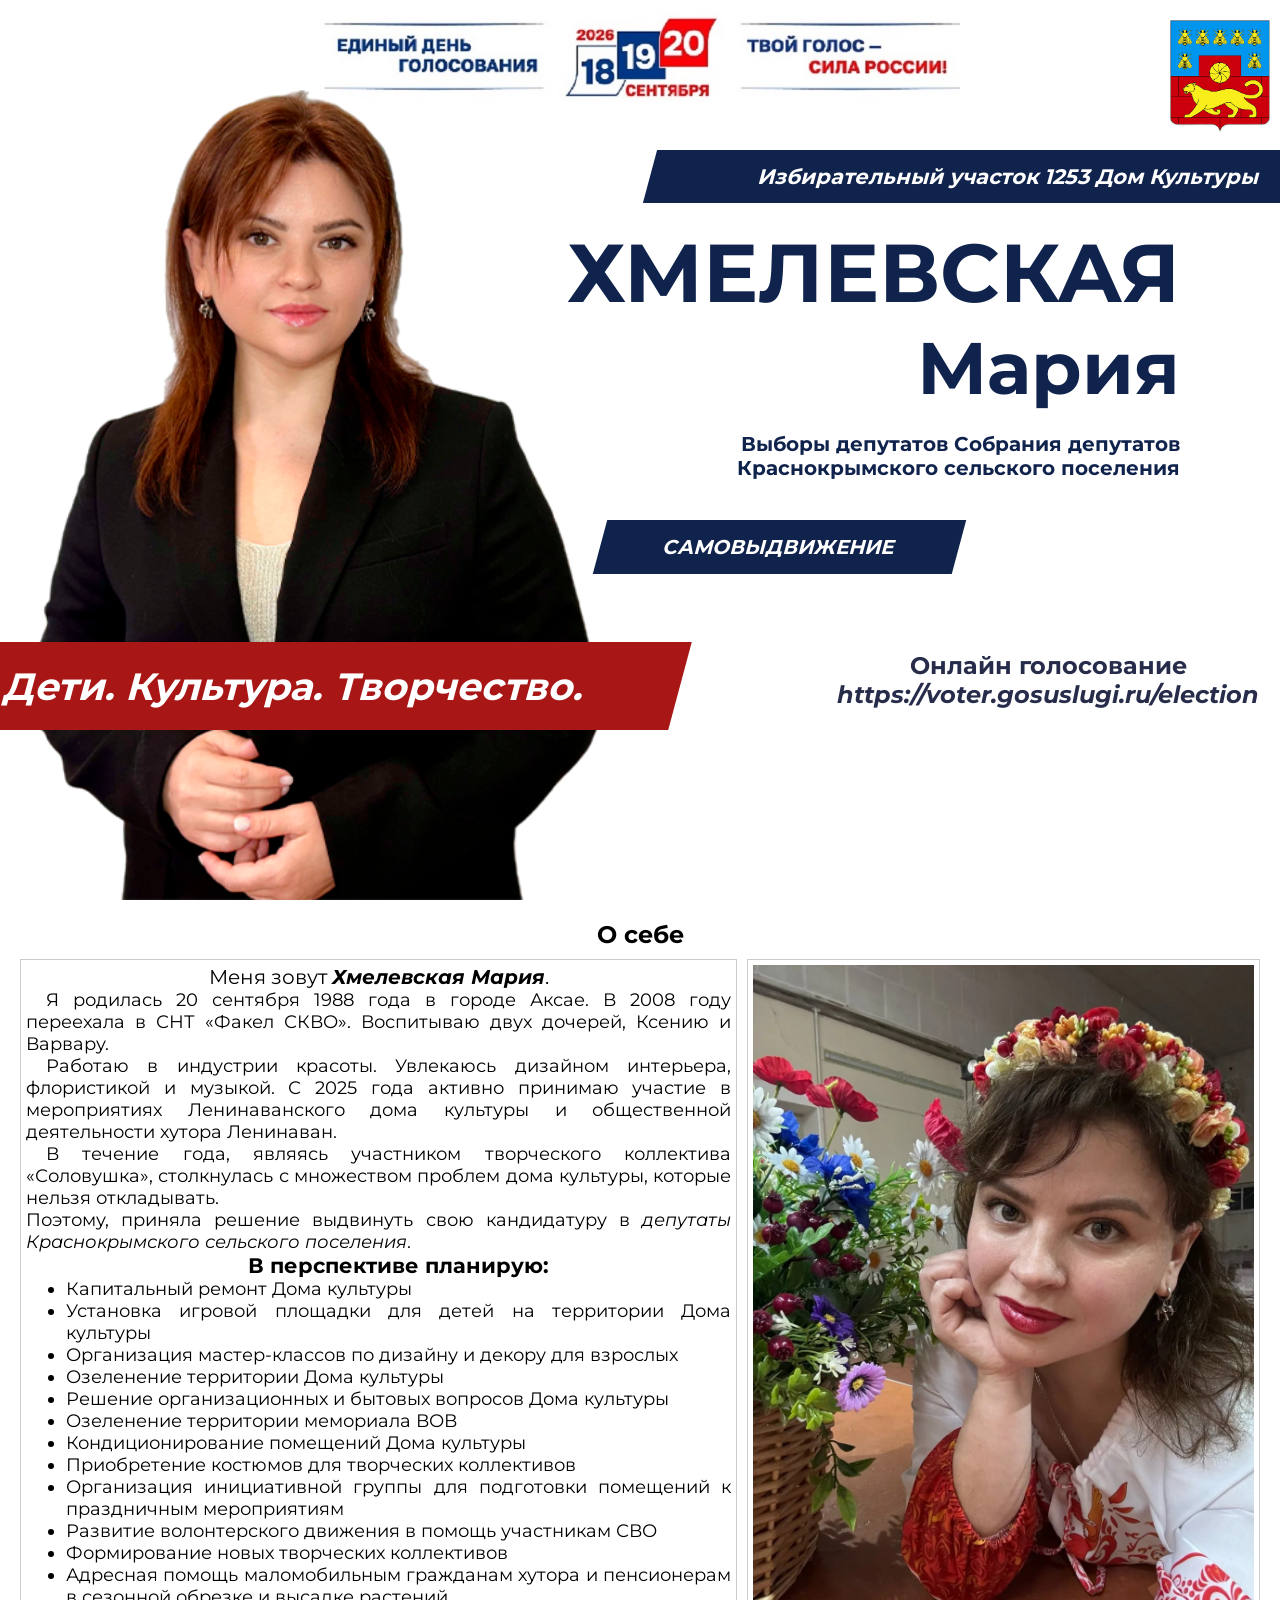
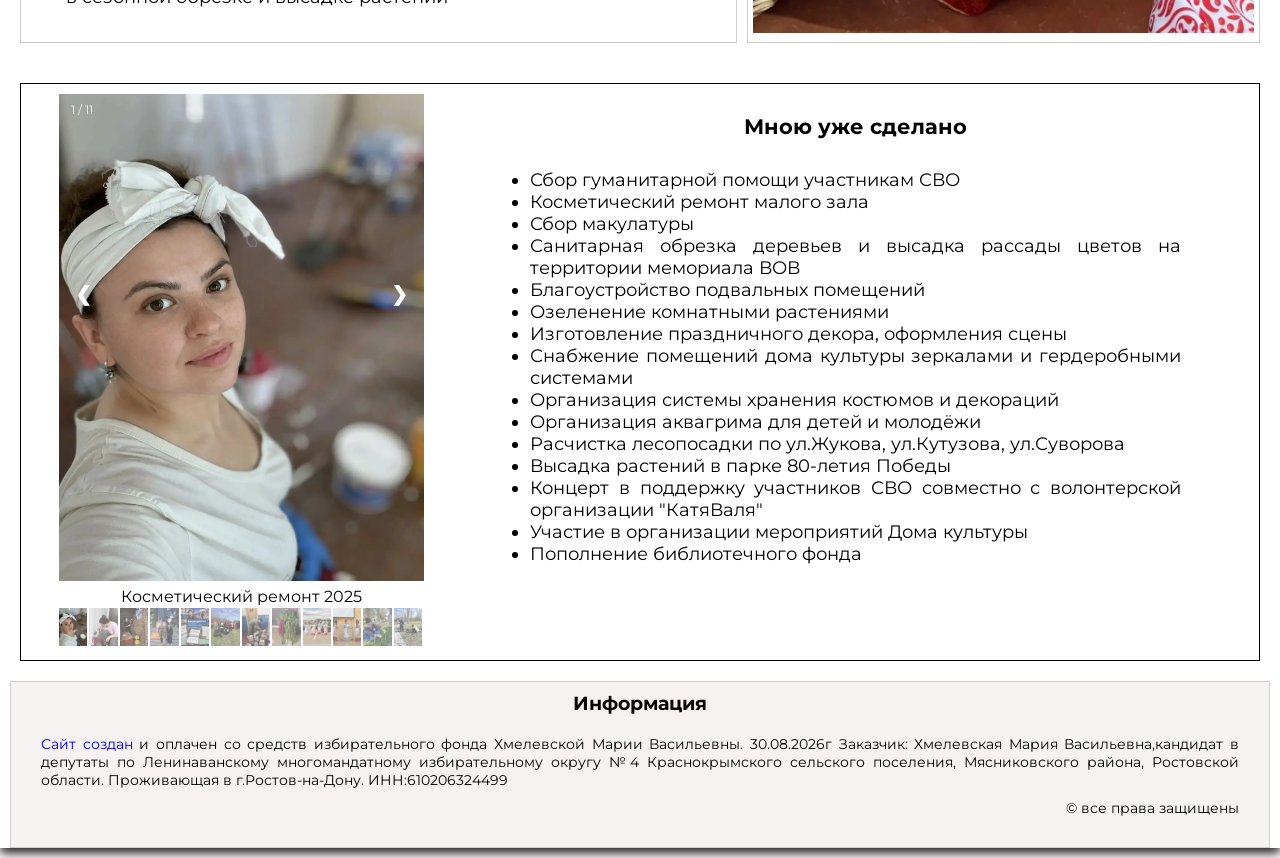
<file: index.html>
<!DOCTYPE html>
<html lang="en">

<head>
  <meta charset="UTF-8">
  <meta name="viewport" content="width=device-width, initial-scale=1.0">
  <meta name="description" content="Хмелевская Мария кандидат в депутаты Крыснокрымского сельского поселения">
  <meta name="keywords"
    content="Хмелевская, Мария Хмелевская, кандидат в депутаты, Краснокрымское, поселение, Ленинован, Ростов-на-Дону,дом культуры">
  <link rel="preconnect" href="https://fonts.googleapis.com">
  <link rel="preconnect" href="https://fonts.gstatic.com" crossorigin>
  <link href="https://fonts.googleapis.com/css2?family=Montserrat:ital,wght@0,100..900;1,100..900&display=swap"
    rel="stylesheet">
  <link rel="icon" type="image/png" href="/logo/rose.png">
  <link rel="stylesheet" href="./css/main.css">
  <title>Мария Хмелевская</title>
</head>

<body>
  <div class="page">
    <div class="container">

      <!-- head -->

      <header class="heading">
        <img class="logo_vibor" src="./logo/logo_vibor.jpg" alt="logo-vabory">
        <img class="mysn_logo" src="./logo/283.png" alt="logo">
        <div class="heading_text">
          <div class="heading_block_img">
            <img src="/img/Bg/matha.png" alt="foto">
          </div>
          <div class="heading_text_block">
            <p class="heading_text_p">Избирательный участок 1253 Дом Культуры</p>
            <div class="devis_text">
              Дети. Культура. Творчество.
            </div>
            <h1><strong>Хмелевская</strong></h1>
            <h3>Мария</h3>
            <p class="heading_text_p1">Выборы депутатов Собрания депутатов <br>Краснокрымского сельского поселения</p>
            <p class="heading_text_p2">Самовыдвижение</p>
            <div class="gos">
              <p>Онлайн голосование</p>
              <a href="https://voter.gosuslugi.ru/election" target="_blank">https://voter.gosuslugi.ru/election</a>
            </div>
            <p class="heading_text_p_mobile">Избирательный участок 1253 Дом Культуры</p>
          </div>



        </div>
      </header>



      <!-- about -->
      <section class="about">
        <h2 class="about_title">О себе</h2>
        <div class="news_block">
          <div class="news">
            <h2>Меня зовут <strong>Хмелевская Мария</strong>.</h2>
            <p>Я родилась 20 сентября 1988 года в городе Аксае. В 2008 году
              переехала в СНТ «Факел СКВО». Воспитываю двух дочерей, Ксению и Варвару.</p>
            <p>Работаю в индустрии красоты. Увлекаюсь дизайном интерьера, флористикой и музыкой. С 2025 года активно
              принимаю участие в мероприятиях Ленинаванского дома культуры и общественной деятельности хутора Ленинаван.
            </p>
            <p>В течение года, являясь участником творческого коллектива «Соловушка», столкнулась с множеством проблем
              дома культуры, которые нельзя откладывать.</p>
            </p>Поэтому, приняла решение выдвинуть свою кандидатуру в <em>депутаты Краснокрымского сельского
              поселения</em>. </p>
            <div class="plans">
              <h3>В перспективе планирую:</h3>
              <ul>
                <li>Капитальный ремонт Дома культуры</li>
                <li>Установка игровой площадки для детей на территории Дома культуры</li>
                <li>Организация мастер-классов по дизайну и декору для взрослых</li>
                <li> Озеленение территории Дома культуры</li>
                <li> Решение организационных и бытовых вопросов Дома культуры</li>
                <li> Озеленение территории мемориала ВОВ</li>
                <li> Кондиционирование помещений Дома культуры</li>
                <li> Приобретение костюмов для творческих коллективов</li>
                <li>Организация инициативной группы для подготовки помещений к праздничным мероприятиям</li>
                <li>Развитие волонтерского движения в помощь участникам СВО</li>
                <li>Формирование новых творческих коллективов</li>
                <li>Адресная помощь маломобильным гражданам хутора и пенсионерам в сезонной обрезке и высадке растений
                </li>
              </ul>
            </div>
          </div>
          <div class="left">
            <img src="./img/foto/krasotka.jpeg" alt="img-maria">
          </div>

        </div>

      </section>

      <!-- foto -->

      <section class="foto_block">
        <div class="container_slider">

          <!-- Полноразмерные изображения с числовым текстом -->
          <div class="mySlides">
            <div class="numbertext">1 / 11</div>
            <img src="./img/foto/1.jpeg" style="width:100%">
          </div>

          <div class="mySlides">
            <div class="numbertext">2 / 11</div>
            <img src="./img/foto/2.jpeg" style="width:100%">
          </div>

          <div class="mySlides">
            <div class="numbertext">3 / 11</div>
            <img src="./img/foto/blagoustr.jpeg" style="width:100%">
          </div>

          <div class="mySlides">
            <div class="numbertext">4 / 11</div>
            <img src="./img/foto/4.jpeg" style="width:100%">
          </div>

          <div class="mySlides">
            <div class="numbertext">5 / 11</div>
            <img src="./img/foto/5.jpeg" style="width:100%">
          </div>
          <div class="mySlides">
            <div class="numbertext">6 / 11</div>
            <img src="./img/foto/6.jpeg" style="width:100%">
          </div>
          <div class="mySlides">
            <div class="numbertext">7 / 11</div>
            <img src="./img/foto/7.jpeg" style="width:100%">
          </div>
          <div class="mySlides">
            <div class="numbertext">8 / 11</div>
            <img src="./img/foto/8.jpeg" style="width:100%">
          </div>
          <div class="mySlides">
            <div class="numbertext">9 / 11</div>
            <img src="./img/foto/9.jpeg" style="width:100%">
          </div>
          <div class="mySlides">
            <div class="numbertext">10 / 11</div>
            <img src="./img/foto/10.jpeg" style="width:100%">
          </div>
          <div class="mySlides">
            <div class="numbertext">11 / 11</div>
            <img src="./img/foto/11.jpeg" style="width:100%">
          </div>
          <div class="mySlides">
            <div class="numbertext">11 / 11</div>
            <img src="./img/foto/3.jpeg" style="width:100%">
          </div>

          <!-- Далее и назад кнопки -->
          <a class="prev" onclick="plusSlides(-1)">&#10094;</a>
          <a class="next" onclick="plusSlides(1)">&#10095;</a>

          <!-- Текст изображения -->
          <div class="caption-container">
            <p id="caption"></p>
          </div>

          <!-- Миниатюры -->
          <div class="row">
            <div class="column">
              <img class="demo cursor" src="./img/foto/1.jpeg" style="width:100%" onclick="currentSlide(1)"
                alt="Косметический ремонт 2025">
            </div>
            <div class="column">
              <img class="demo cursor" src="./img/foto/2.jpeg" style="width:100%" onclick="currentSlide(2)"
                alt="Косметический ремонт 2026">
            </div>
            <div class="column">
              <img class="demo cursor" src="./img/foto/blagoustr.jpeg" style="width:100%" onclick="currentSlide(3)"
                alt="Благоустройство подвальных помещений в ДК">
            </div>
            <div class="column">
              <img class="demo cursor" src="./img/foto/4.jpeg" style="width:100%" onclick="currentSlide(4)"
                alt="Мероприятие, посвящённое памяти павшим в Великой Отечественной войне">
            </div>
            <div class="column">
              <img class="demo cursor" src="./img/foto/5.jpeg" style="width:100%" onclick="currentSlide(5)" alt="Сбор гум. помощи 
                участникам СВО">
            </div>
            <div class="column">
              <img class="demo cursor" src="./img/foto/6.jpeg" style="width:100%" onclick="currentSlide(6)" alt="Расчистка лесопосадки 
                По ул.Жукова, ул.Кутузова, ул.Суворова">
            </div>
            <div class="column">
              <img class="demo cursor" src="./img/foto/7.jpeg" style="width:100%" onclick="currentSlide(7)" alt="Пополнение библиотечного фонда
                ">
            </div>
            <div class="column">
              <img class="demo cursor" src="./img/foto/8.jpeg" style="width:100%" onclick="currentSlide(8)" alt="Оформление сцены СДК Ленинаван
                ">
            </div>
            <div class="column">
              <img class="demo cursor" src="./img/foto/9.jpeg" style="width:100%" onclick="currentSlide(9)"
                alt="Концерт в поддержку участников СВО совместно с волонтерской организацией «КатяВаля»">
            </div>
            <div class="column">
              <img class="demo cursor" src="./img/foto/10.jpeg" style="width:100%" onclick="currentSlide(10)"
                alt="Вокальный ансамбль «Соловушка»">
            </div>
            <div class="column">
              <img class="demo cursor" src="./img/foto/11.jpeg" style="width:100%" onclick="currentSlide(11)"
                alt="Всероссийская акция «Дон помнит» по благоустройству территории мемориала ВОВ">
            </div>
            <div class="column">
              <img class="demo cursor" src="./img/foto/3.jpeg" style="width:100%" onclick="currentSlide(12)"
                alt="Высадка растений в парке 80-летия Победы">
            </div>
          </div>
        </div>

        <div class="foto_block_text">
          <h3>Мною уже сделано</h3>
          <ul>
            <li>Сбор гуманитарной помощи участникам СВО</li>
            <li>Косметический ремонт малого зала</li>
            <li>Сбор макулатуры</li>
            <li> Санитарная обрезка деревьев и высадка рассады цветов на территории мемориала ВОВ</li>
            <li>Благоустройство подвальных помещений</li>
            <li>Озеленение комнатными растениями</li>
            <li>Изготовление праздничного декора, оформления сцены</li>
            <li>Снабжение помещений дома культуры зеркалами и гердеробными системами</li>
            <li>Организация системы хранения костюмов и декораций</li>
            <li>Организация аквагрима для детей и молодёжи</li>
            <li>Расчистка лесопосадки по ул.Жукова, ул.Кутузова, ул.Суворова</li>
            <li>Высадка растений в парке 80-летия Победы</li>
            <li>Концерт в поддержку участников СВО совместно с волонтерской организации "КатяВаля"</li>
            <li>Участие в организации мероприятий Дома культуры</li>
            <li>Пополнение библиотечного фонда</li>
          </ul>
        </div>
      </section>

      <!-- footer -->

      <footer class="footer">
        <h3>Информация</h3>
        <div class="footer_text">
          <p><a href="#">Сайт создан</a> и оплачен со средств избирательного фонда Хмелевской Марии Васильевны.
            30.08.2026г
            Заказчик: Хмелевская Мария Васильевна,кандидат в депутаты по Ленинаванскому многомандатному избирательному
            округу №4 Краснокрымского сельского поселения, Мясниковского района,
            Ростовской области. Проживающая в г.Ростов-на-Дону. ИНН:610206324499</p>
          <p class="copy">&copy все права защищены</p>
        </div>
      </footer>
    </div>
  </div>

  <script src="./main.js"></script>
</body>

</html>
</file>
<file: css/main.css>
*{margin:0;padding:0;box-sizing:border-box;font-family:"Montserrat",sans-serif}h1,h2,h3,span{margin:0;padding:0}.page{background:#f6f2f2}.container{margin:0 auto;max-width:1440px;background:#fff;box-shadow:0px 5px 10px #1b1717}.heading{height:100vh;min-height:720px;position:relative;display:flex;align-items:center;justify-content:right;margin-bottom:10px;overflow:hidden;background:#fff}.logo_vibor{width:50%;position:absolute;top:10px;right:25%}.mysn_logo{width:100px;position:absolute;top:20px;right:10px}.heading_text{display:flex;justify-content:space-between;height:100%;width:100%;text-align:right;position:relative}.heading_text h1{font-size:75px;color:#10234c;margin-top:20px;margin-right:100px}.heading_text h1 strong{font-size:82px;font-weight:bold;letter-spacing:1.5;text-transform:uppercase}.heading_text h3{font-size:73px;color:#10234c;margin-right:100px}.heading_text h2{font-size:50px;margin-right:100px}.heading_block_img{display:flex;align-items:end;width:57%;overflow:hidden;margin-top:90px;margin-left:20px}.heading_block_img img{height:100%}.heading_text_block{display:flex;flex-direction:column;align-items:end;width:60%;position:absolute;right:0}.heading_text_p{font-size:21px;font-weight:bolder;width:640px;margin-top:150px;margin-right:-10px;color:#fff;padding:14px 30px 14px 10px;background:#10234c;transform:skewX(-15deg);transform-origin:right}.heading_text_p_mobile{display:none}.heading_text_p1{font-size:20px;font-weight:bold;margin-top:20px;margin-right:100px;color:#10234c}.heading_text_p2{position:relative;text-align:center;font-size:20px;font-weight:bold;text-transform:uppercase;color:#fff;margin-top:40px;margin-left:88px;padding:15px 64px 15px 64px;background:#10234c;align-self:start;transform:skewX(-15deg);transform-origin:right}.devis_text{position:absolute;left:-600px;bottom:-3%;align-items:center;display:flex;justify-content:center;font-size:38px;font-weight:bold;height:88px;background:#a91616;color:#fff;width:100%;transform:skewX(-15deg);transform-origin:right}.gos{text-align:center;margin-right:21px;margin-top:10%}.gos p{font-style:normal}.gos p,.gos a{color:#262c49;font-size:24px;font-weight:bold}.gos a{text-decoration:none;font-style:italic}.about{padding:10px}.about h3{text-align:center}.news_block{padding:10px;display:flex;justify-content:center;gap:10px}.left{width:50%;padding:5px;border:1px solid #ccc}.left img{width:100%}.video{position:relative}.video-container{position:absolute;top:0;left:0;width:100%;height:100%}video{width:100%}.news{width:70%;padding:5px;border:1px solid #ccc;cursor:pointer;font-size:18px;text-align:justify;hyphens:manual}.news h2{text-align:center;font-weight:400;font-size:1.1em}.news strong{font-weight:500px;font-style:italic;font-size:1,5em}.news img{width:100px;float:right;transition:all .7s ease-in-out}.news img:hover{transform:scale(2) translateX(-40px) translateY(40px)}.news p{border:none;text-indent:20px}.plans{padding-left:40px}.plans h3{font-weight:600px}.foto_title,.about_title{text-align:center}.foto_block{display:flex;justify-content:space-around;margin:20px;padding:10px;border:1px solid #000;gap:10px}.foto_block h3{margin-bottom:30px}.foto_block_text{width:60%;text-align:justify;padding:20px 40px;font-size:18px}.foto_block_text h3{text-align:center}.container_slider{align-self:center;width:30%;position:relative}.mySlides{display:none}.cursor{cursor:pointer}.prev,.next{cursor:pointer;position:absolute;top:40%;width:auto;padding:16px;margin-top:-50px;color:#fff;font-weight:bold;font-size:20px;border-radius:0 3px 3px 0;user-select:none;-webkit-user-select:none}.next{right:0;border-radius:3px 0 0 3px}.prev:hover,.next:hover{background-color:rgba(0,0,0,.8)}.numbertext{color:#f2f2f2;font-size:12px;padding:8px 12px;position:absolute;top:0}.caption-container{text-align:center;padding:2px 16px;color:#000}.row:after{content:"";display:table;clear:both}.row{display:flex;gap:2px}.column{float:left;width:16%}.demo{opacity:.6}.active,.demo:hover{opacity:1}.footer{padding:10px;margin:10px;background:#f6f2f2;color:#0d0202;text-align:center;border:1px solid #ccc}.footer_text{height:100%;display:flex;flex-direction:column;justify-content:space-between;align-items:end;text-align:justify;color:#000;padding:20px;font-size:14px}.footer_text .copy{display:block;align-self:end;margin-top:10px}.footer_text a{text-decoration:none}.no_active{display:none}@media(max-width: 1000px){.heading_text_p{width:460px;font-size:16px}.heading_text h1{margin-right:40px}.heading_text h1 strong{font-size:50px}.heading_text h3{font-size:50px;margin-right:40px}.heading_text_p1{margin-right:40px;font-size:13px}.heading_text_p2{margin-left:135px}.gos p,.gos a{font-size:18px}.devis_text{left:-340px;font-size:18px;height:55px;width:77%}.news{font-size:12px}.foto_block_text{font-size:14px}}@media(max-width: 430px){.logo_vibor{width:100%;right:0}.mysn_logo{width:66px;top:9%}.heading_block_img{height:310px;width:261px;align-self:flex-start;margin:20% auto}.devis_text{margin-right:20px;margin-top:92%;font-size:18px;height:40px;position:static}.heading_text_block{width:100%}.heading_text_p{display:none}.heading_text_p2{margin-left:32%;margin-top:10%;font-size:15px}.heading_text_p_mobile{display:block;margin-right:-10px;font-weight:bolder;color:#fff;background:#10234c;transform:skewX(-15deg);transform-origin:right;font-size:14px;width:95%;text-align:center;padding:10px 60px}.heading_text h1{margin-right:20px;margin-top:0;align-self:right}.heading_text_p1{margin-right:20px}.heading_text h1 strong{font-size:40px}.heading_text h3{margin-right:20px;align-self:right;font-size:35px}.heading_text_p1{font-size:14px;margin-top:12px}.gos{margin:10% auto}.gos p,.gos a{font-size:18px}.left{display:none}.news{width:100%;font-size:16px}h2 strong{width:70%}.foto_block_text{display:none}.container_slider{width:100%}.foto_block{margin-top:40px}.footer_text{padding:0;align-items:start;text-align:justify;margin-top:10px;font-size:10px;text-align:left;gap:20px}}/*# sourceMappingURL=main.css.map */
</file>
